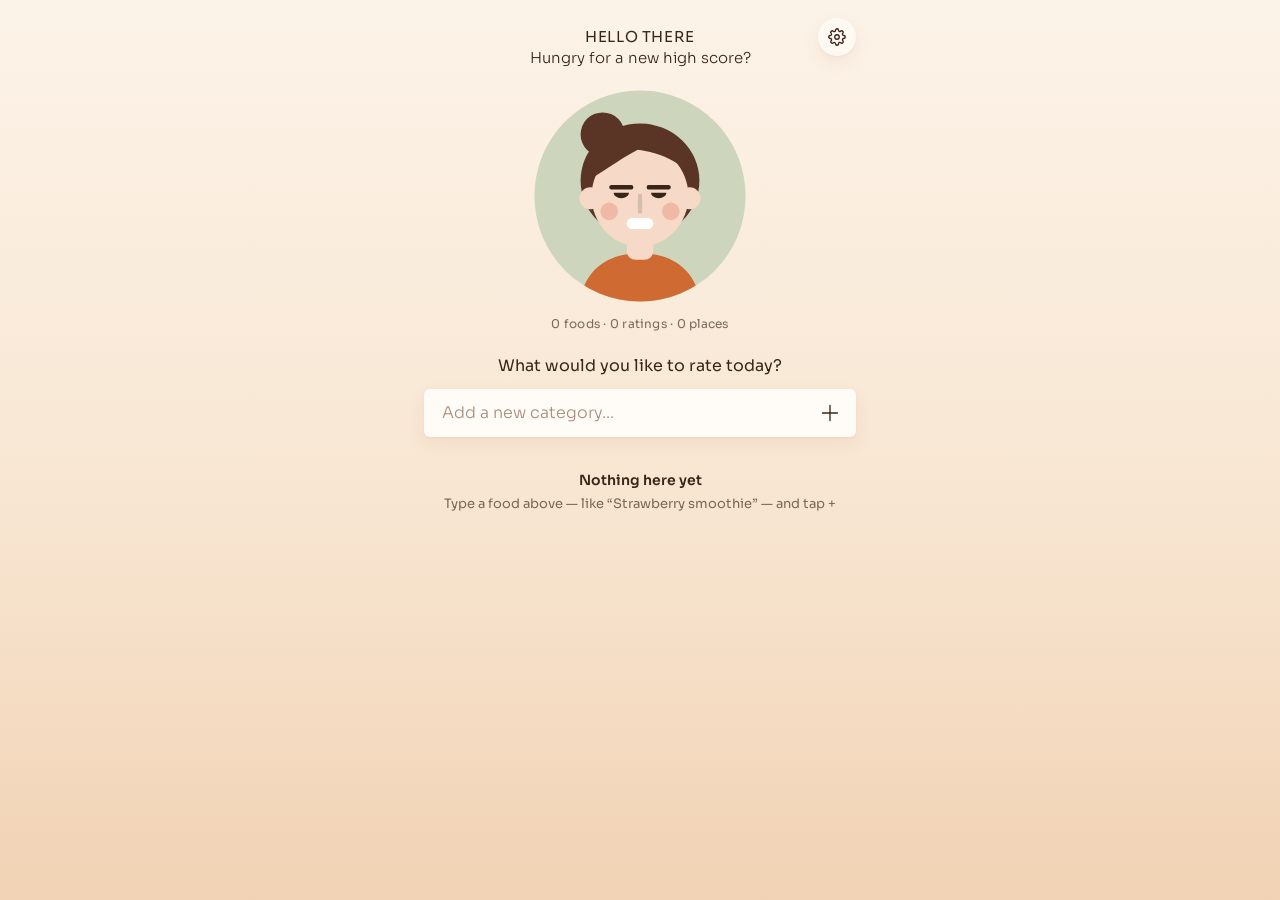
<file: index.html>
<!doctype html>
<html lang="en">
<head>
  <meta charset="utf-8">
  <meta name="viewport" content="width=device-width, initial-scale=1, viewport-fit=cover">
  <meta name="theme-color" content="#FCF3E8">
  <meta name="apple-mobile-web-app-capable" content="yes">
  <meta name="mobile-web-app-capable" content="yes">
  <meta name="apple-mobile-web-app-status-bar-style" content="default">
  <meta name="apple-mobile-web-app-title" content="Yom">
  <meta name="format-detection" content="telephone=no">
  <link rel="apple-touch-icon" href="icons/apple-touch-icon.png">
  <link rel="icon" type="image/png" href="icons/icon-192.png">
  <link rel="manifest" href="manifest.webmanifest">
  <link rel="preconnect" href="https://fonts.googleapis.com">
  <link rel="preconnect" href="https://fonts.gstatic.com" crossorigin>
  <link href="https://fonts.googleapis.com/css2?family=Sora:wght@300;400;500;600;700&display=swap" rel="stylesheet">
  <link rel="stylesheet" href="style.css?v=9">
  <script>try{document.documentElement.dataset.theme=localStorage.getItem('tb2-theme')||'cinnamon'}catch(e){document.documentElement.dataset.theme='cinnamon'}</script>
  <title>Yom</title>
</head>
<body>
  <div class="bg" aria-hidden="true"></div>
  <main id="app" aria-live="polite"></main>
  <div id="toast" role="status"></div>
  <script src="icons.js?v=9"></script>
  <script src="avatar.js?v=9"></script>
  <script src="app.js?v=9"></script>
</body>
</html>
</file>
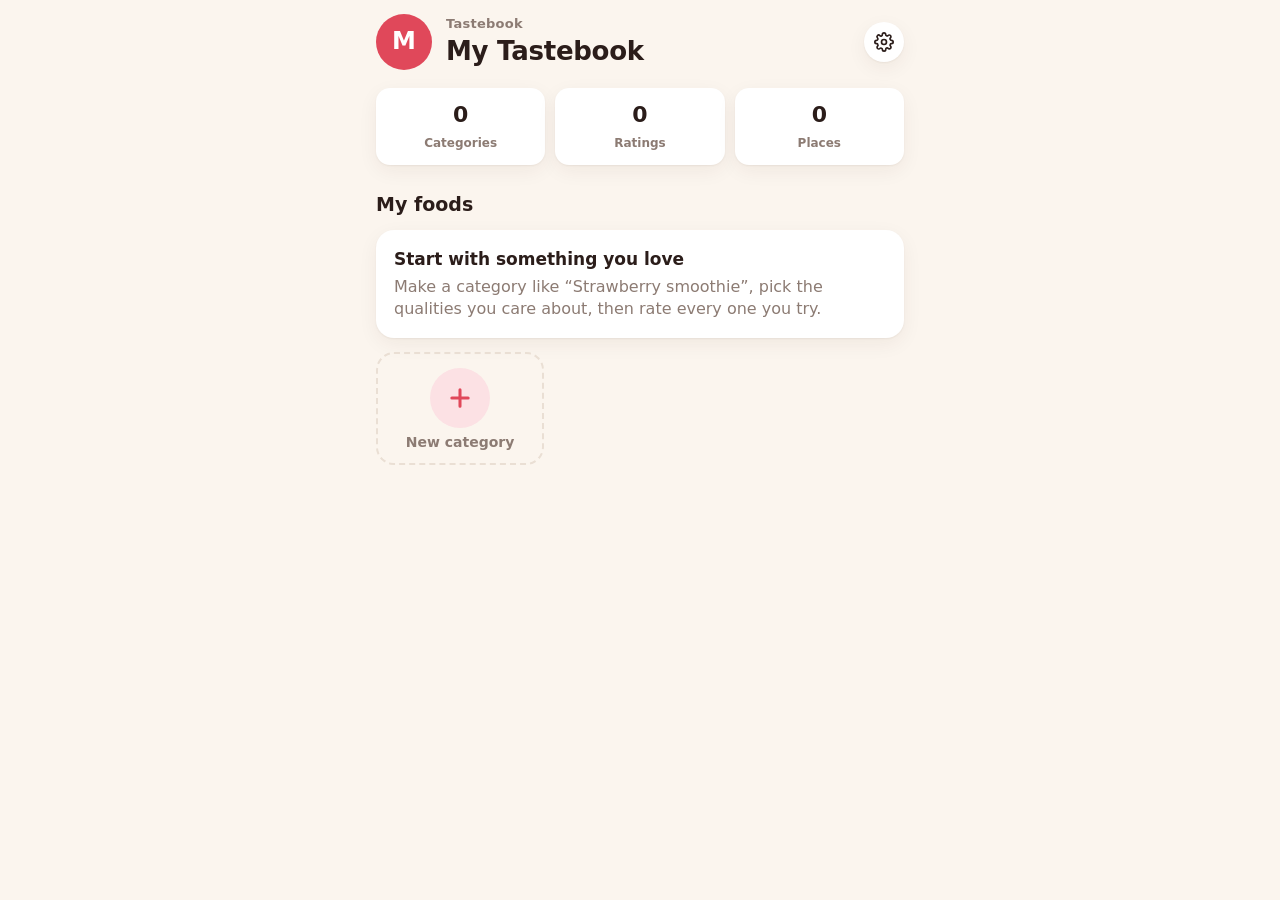
<file: original/index.html>
<!doctype html>
<html lang="en">
<head>
  <meta charset="utf-8">
  <meta name="viewport" content="width=device-width, initial-scale=1, viewport-fit=cover">
  <meta name="theme-color" content="#FBF5EE" media="(prefers-color-scheme: light)">
  <meta name="theme-color" content="#17110F" media="(prefers-color-scheme: dark)">
  <meta name="apple-mobile-web-app-capable" content="yes">
  <meta name="mobile-web-app-capable" content="yes">
  <meta name="apple-mobile-web-app-status-bar-style" content="default">
  <meta name="apple-mobile-web-app-title" content="Yom classic">
  <meta name="format-detection" content="telephone=no">
  <link rel="apple-touch-icon" href="icons/apple-touch-icon.png">
  <link rel="icon" type="image/png" href="icons/icon-192.png">
  <link rel="manifest" href="manifest.webmanifest">
  <link rel="stylesheet" href="style.css">
  <title>Yom (original)</title>
</head>
<body>
  <main id="app" aria-live="polite"></main>
  <div id="toast" role="status"></div>
  <script src="app.js"></script>
</body>
</html>
</file>
<file: style.css>
:root {
  --bg-top: #6E8E8A;
  --bg-mid: #6A6780;
  --bg-bot: #3D3850;
  --panel: rgba(255, 255, 255, .14);
  --panel-strong: rgba(255, 255, 255, .22);
  --panel-solid: #5F5C74;
  --field: #F8F4EF;
  --accent: #E9A68C;
  --accent-deep: #C97F66;
  --gold: #E8C27D;
  --ink: #FFFFFF;
  --ink-soft: rgba(255, 255, 255, .78);
  --ink-faint: rgba(255, 255, 255, .5);
  --dark: #2E2939;
  --dark-soft: #6E6878;
  --shape: #EDE6DE;
  --thumb: #C97F66;
  --radius: 10px;
  --font: 'Sora', 'Inter', ui-rounded, -apple-system, BlinkMacSystemFont, system-ui, sans-serif;
  --safe-t: env(safe-area-inset-top, 0px);
  --safe-b: env(safe-area-inset-bottom, 0px);
  color-scheme: light;
}

* { box-sizing: border-box; -webkit-tap-highlight-color: transparent; }
html, body { margin: 0; color: var(--ink); background: var(--bg-mid); }
body {
  font-family: var(--font); font-size: 15px; line-height: 1.4; font-weight: 400;
  -webkit-font-smoothing: antialiased; min-height: 100vh; overscroll-behavior-y: none;
}
.bg { position: fixed; inset: 0; z-index: 0; pointer-events: none; background: linear-gradient(180deg, var(--bg-top) 0%, var(--bg-mid) 55%, var(--bg-bot) 100%); }
body.locked { overflow: hidden; }
button, input, textarea { font: inherit; color: inherit; }
button { cursor: pointer; background: none; border: 0; padding: 0; }
a { color: inherit; text-decoration: none; }
h1, h2, h3, p { margin: 0; }
svg { display: block; }

#app { position: relative; z-index: 1; max-width: 480px; margin: 0 auto; padding: calc(var(--safe-t) + 18px) max(24px, env(safe-area-inset-right, 0px)) calc(var(--safe-b) + 48px) max(24px, env(safe-area-inset-left, 0px)); }

.caps { text-transform: uppercase; letter-spacing: .06em; font-weight: 600; }
.tiny { font-size: 11px; }

/* ---------- Home ---------- */
.top-tools { display: flex; justify-content: flex-end; height: 0; position: relative; z-index: 2; }
.round-btn {
  width: 38px; height: 38px; border-radius: 50%; background: var(--panel); display: grid; place-items: center;
  color: var(--ink);
}
.round-btn svg { width: 18px; height: 18px; }
.greet { text-align: center; padding: 8px 48px 0; }
.greet .sub { text-wrap: balance; }
.greet .hello { font-size: 15px; letter-spacing: .04em; text-transform: uppercase; font-weight: 400; }
.greet .sub { font-size: 15px; font-weight: 300; }
.avatar-big { display: block; width: 220px; height: 220px; margin: 18px auto 0; }
.avatar-big svg { width: 100%; height: 100%; }
.stat-line { text-align: center; font-size: 12px; color: var(--ink-soft); margin-top: 10px; letter-spacing: .02em; }
.prompt { text-align: center; font-size: 16px; font-weight: 400; margin: 22px 0 12px; }

.add-bar {
  display: flex; align-items: center; background: var(--field); border-radius: 6px; padding: 0 6px 0 16px; height: 48px;
}
.add-bar input { flex: 1; min-width: 0; border: 0; outline: none; background: transparent; color: var(--dark); font-size: 16px; font-weight: 300; }
.add-bar input::placeholder { color: #444; }
.add-bar button { width: 40px; height: 40px; display: grid; place-items: center; color: var(--dark); }
.add-bar button svg { width: 20px; height: 20px; }

.grid2 { display: grid; grid-template-columns: 1fr 1fr; gap: 26px 28px; margin-top: 16px; }
.tile {
  aspect-ratio: 1; background: var(--panel); border-radius: 8px; position: relative;
  display: flex; flex-direction: column; align-items: center; justify-content: center; gap: 2px;
  color: var(--shape); transition: transform .12s ease;
}
.tile:active { transform: scale(.96); }
.tile .icon { width: 56%; height: 56%; }
.tile-label { position: absolute; left: 0; right: 0; bottom: 8px; text-align: center; font-size: 10px; color: var(--ink); padding: 0 6px; white-space: nowrap; overflow: hidden; text-overflow: ellipsis; }
.tile-score { position: absolute; top: 8px; right: 9px; font-size: 11px; font-weight: 600; color: var(--ink); }

.icon { display: grid; place-items: center; }
.icon > svg { width: 100%; height: 100%; fill: currentColor; }
svg.icon { fill: currentColor; }
.icon.emoji { display: grid; place-items: center; font-size: 46px; filter: grayscale(1) brightness(1.35) contrast(.75); }
.big-circle .icon.emoji { font-size: 92px; }

.section-cap { font-size: 12px; text-transform: uppercase; letter-spacing: .08em; font-weight: 600; margin: 36px 0 10px; color: var(--ink); }

/* ---------- Category page ---------- */
.nav { display: flex; justify-content: space-between; align-items: center; }
.big-circle {
  width: 230px; height: 230px; border-radius: 50%; background: var(--panel); margin: 8px auto 0;
  display: grid; place-items: center; color: var(--shape);
}
.big-circle .icon { width: 50%; height: 50%; }
.cat-title { text-align: center; margin-top: 18px; font-size: 15px; font-weight: 600; text-transform: uppercase; letter-spacing: .05em; }
.avg-line { text-align: center; font-size: 15px; font-weight: 300; margin-top: 4px; }
.avg-line b { font-weight: 600; }
.stars { position: relative; width: max-content; margin: 8px auto 0; }
.stars .row { display: flex; gap: 6px; }
.stars svg { width: 28px; height: 28px; fill: currentColor; flex: none; }
.stars .fill .row { width: max-content; }
.stars .base { color: rgba(255, 255, 255, .35); }
.stars .fill { position: absolute; inset: 0 auto 0 0; overflow: hidden; color: var(--shape); }
.meta-line { text-align: center; font-size: 12px; color: var(--ink-soft); margin-top: 10px; }

.new-card {
  display: flex; flex-direction: column; align-items: center; gap: 10px; width: 100%;
  background: var(--panel); border-radius: var(--radius); padding: 12px 0 16px; margin-top: 20px;
  transition: transform .12s ease;
}
.new-card:active { transform: scale(.98); }
.new-card .caps { font-size: 11px; }
.plus-circle { width: 68px; height: 68px; border-radius: 50%; background: rgba(255, 255, 255, .4); display: grid; place-items: center; color: #fff; }
.plus-circle svg { width: 36px; height: 36px; }

.panel { background: var(--panel); border-radius: var(--radius); padding: 14px 16px; }
.panel + .panel { margin-top: 12px; }
.panel-cap { font-size: 11px; text-transform: uppercase; letter-spacing: .08em; font-weight: 600; text-align: center; margin-bottom: 12px; }

.bar-row { display: grid; grid-template-columns: 1.3fr 1.5fr 34px; align-items: center; gap: 10px; font-size: 13px; }
.bar-row + .bar-row { margin-top: 10px; }
.bar-row .label { text-transform: uppercase; letter-spacing: .04em; font-weight: 600; font-size: 11px; white-space: nowrap; overflow: hidden; text-overflow: ellipsis; }
.bar-row .label small { display: block; font-weight: 400; text-transform: none; letter-spacing: 0; color: var(--ink-faint); font-size: 10px; }
.bar { height: 4px; border-radius: 99px; background: rgba(255, 255, 255, .35); overflow: hidden; }
.bar i { display: block; height: 100%; background: #fff; border-radius: 99px; }
.bar-row.off .bar i { background: rgba(255, 255, 255, .55); }
.bar-row.off .label { color: var(--ink-soft); }
.bar-row .num { text-align: right; font-weight: 600; font-variant-numeric: tabular-nums; }

.sort { display: flex; gap: 6px; margin: 22px 0 12px; overflow-x: auto; scrollbar-width: none; }
.sort::-webkit-scrollbar { display: none; }
.pill { flex: none; font-size: 11px; padding: 5px 11px; border-radius: 99px; background: var(--panel); color: var(--ink); }
.pill.label { background: rgba(255, 255, 255, .5); font-weight: 600; }
.pill.on { background: #fff; color: var(--dark); font-weight: 600; }

.list { display: flex; flex-direction: column; gap: 14px; }
.rcard {
  width: 100%; text-align: left; display: flex; align-items: center; gap: 14px;
  background: var(--panel); border-radius: var(--radius); padding: 16px 18px; transition: transform .12s ease;
}
.rcard:active { transform: scale(.98); }
.rcard .thumb { width: 52px; height: 52px; border-radius: 8px; object-fit: cover; flex: none; background: rgba(255,255,255,.3); }
.rc-main { flex: 1; min-width: 0; }
.rc-title { font-weight: 600; font-size: 15px; white-space: nowrap; overflow: hidden; text-overflow: ellipsis; }
.rc-sub { font-size: 11px; color: var(--ink-soft); white-space: nowrap; overflow: hidden; text-overflow: ellipsis; margin-top: 1px; }
.dots { display: flex; gap: 6px; margin-top: 12px; }
.dots i { width: 7px; height: 7px; border-radius: 50%; background: rgba(255, 255, 255, .45); }
.dots i.on { background: #6D6D6D; }
.dots i.half { background: linear-gradient(90deg, #6D6D6D 50%, rgba(255, 255, 255, .45) 50%); }
.rc-score { font-size: 34px; font-weight: 700; letter-spacing: .01em; flex: none; font-variant-numeric: tabular-nums; }
.rc-score.none { font-size: 22px; color: var(--ink-faint); }

.group-head { display: flex; justify-content: space-between; align-items: baseline; margin: 20px 2px 10px; font-size: 12px; text-transform: uppercase; letter-spacing: .06em; font-weight: 600; }
.group-head:first-child { margin-top: 0; }
.group-head span { font-weight: 400; text-transform: none; letter-spacing: 0; color: var(--ink-soft); }

.empty { text-align: center; color: var(--ink-soft); font-size: 13px; padding: 18px 10px; }
.empty b { display: block; color: var(--ink); font-weight: 600; margin-bottom: 4px; font-size: 14px; }

/* ---------- Sheets ---------- */
.sheet-wrap { position: fixed; inset: 0; z-index: 20; }
.backdrop { position: absolute; inset: 0; background: rgba(40, 40, 40, .35); opacity: 0; transition: opacity .25s ease; }
.sheet {
  position: absolute; inset: 0; display: flex; flex-direction: column;
  background: linear-gradient(180deg, var(--bg-top) 0%, var(--bg-mid) 55%, var(--bg-bot) 100%);
  transform: translateY(100%); transition: transform .32s cubic-bezier(.2, .8, .2, 1);
}
.sheet-wrap.open .backdrop { opacity: 1; }
.sheet-wrap.open .sheet { transform: none; }
.sheet-head {
  display: grid; grid-template-columns: 1fr auto 1fr; align-items: center; gap: 8px;
  padding: calc(var(--safe-t) + 12px) 20px 10px; max-width: 480px; width: 100%; margin: 0 auto;
}
.sheet-head .link { justify-self: start; font-size: 14px; color: var(--ink); padding: 8px 2px; }
.sheet-head .link.strong { justify-self: end; font-weight: 600; background: #fff; color: var(--dark); padding: 8px 16px; border-radius: 99px; }
.sheet-head .mid { text-align: center; font-size: 12px; }
.sheet-head .live { display: flex; flex-direction: column; align-items: center; line-height: 1.1; }
.sheet-head .live strong { font-size: 26px; font-weight: 700; }
.sheet-head .live span { font-size: 10px; color: var(--ink-soft); text-transform: uppercase; letter-spacing: .06em; }
.sheet-body { flex: 1; overflow-y: auto; -webkit-overflow-scrolling: touch; padding: 6px 20px calc(var(--safe-b) + 40px); }
.sheet-panel { max-width: 440px; margin: 0 auto; background: var(--panel); border-radius: 12px; padding: 18px 14px 20px; }
.sheet-title { text-align: center; font-size: 11px; text-transform: uppercase; letter-spacing: .08em; font-weight: 600; margin-bottom: 14px; }

/* ---------- Forms ---------- */
.inp, .sheet-panel input[type=text], .sheet-panel input[type=date], .sheet-panel textarea {
  display: block; width: 100%; background: var(--field); color: var(--dark); border: 0; border-radius: 6px;
  padding: 0 14px; height: 46px; font-size: 16px; font-weight: 300; outline: none; -webkit-appearance: none; appearance: none;
}
.sheet-panel textarea { height: auto; min-height: 84px; padding: 12px 14px; resize: vertical; }
.sheet-panel input::placeholder, .sheet-panel textarea::placeholder { color: #3E3E3E; }
.stack { display: flex; flex-direction: column; gap: 8px; }
.date-row { display: flex; align-items: center; gap: 10px; background: var(--field); border-radius: 6px; padding-left: 14px; color: #3E3E3E; font-weight: 300; font-size: 15px; }
.date-row input[type=date] { flex: 1; height: 46px; background: transparent; padding: 0 14px 0 0; text-align: right; }
.field-cap { font-size: 11px; text-transform: uppercase; letter-spacing: .08em; font-weight: 600; margin: 20px 2px 8px; display: flex; justify-content: space-between; align-items: baseline; }
.field-cap small { text-transform: none; letter-spacing: 0; font-weight: 300; color: var(--ink-soft); font-size: 11px; }
.hint { font-size: 12px; color: var(--ink-soft); text-align: center; margin: -2px 0 12px; font-weight: 300; }

.photo-pick {
  display: block; position: relative; margin-top: 22px; aspect-ratio: 1.42; border-radius: 6px; overflow: hidden;
  background: rgba(255, 255, 255, .45);
}
.photo-pick img { width: 100%; height: 100%; object-fit: cover; display: none; }
.photo-pick.has img { display: block; }
.photo-empty { position: absolute; inset: 0; display: flex; flex-direction: column; align-items: center; justify-content: center; gap: 16px; }
.photo-empty .caps { font-size: 11px; }
.photo-pick.has .photo-empty { display: none; }
.photo-remove { position: absolute; top: 10px; right: 10px; display: none; background: rgba(40,40,40,.6); color: #fff; border-radius: 99px; padding: 6px 12px; font-size: 12px; }
.photo-pick.has .photo-remove { display: block; }
.visually-hidden { position: absolute; width: 1px; height: 1px; opacity: 0; overflow: hidden; }

.how { text-align: center; font-size: 15px; font-weight: 300; margin: 26px 0 4px; }

.rate { margin-top: 18px; }
.rate-top { display: flex; align-items: center; justify-content: space-between; margin: 0 2px 6px; }
.rate-name { font-size: 13px; text-transform: uppercase; letter-spacing: .04em; font-weight: 600; }
.rate-name .val { font-weight: 300; color: var(--ink-soft); letter-spacing: 0; margin-left: 4px; }
.rate.off .rate-name { color: var(--ink-soft); }
.rate-box { background: rgba(255, 255, 255, .45); border-radius: 6px; padding: 8px 10px; }

/* square tick (counts toward overall) */
.sq { position: relative; display: inline-flex; align-items: center; gap: 6px; padding: 6px 0 6px 10px; font-size: 10px; color: var(--ink-soft); text-transform: uppercase; letter-spacing: .06em; }
.sq input { position: absolute; opacity: 0; pointer-events: none; }
.sq .box { width: 14px; height: 14px; border: 2px solid #fff; background: transparent; transition: background .12s; }
.sq input:checked ~ .box { background: #fff; }
.sq input:focus-visible ~ .box { outline: 2px solid var(--dark); outline-offset: 2px; }

.slider { -webkit-appearance: none; appearance: none; width: 100%; height: 32px; background: transparent; margin: 0; touch-action: pan-y; }
.slider:focus { outline: none; }
.slider::-webkit-slider-runnable-track { height: 4px; border-radius: 99px; background: linear-gradient(to right, #A3A3A3 var(--p), #F4F4F4 var(--p)); }
.slider::-moz-range-track { height: 4px; border-radius: 99px; background: #F4F4F4; }
.slider::-moz-range-progress { height: 4px; border-radius: 99px; background: #A3A3A3; }
.slider::-webkit-slider-thumb { -webkit-appearance: none; width: 11px; height: 28px; margin-top: -12px; border-radius: 4px; background: var(--thumb); border: 0; }
.slider::-moz-range-thumb { width: 11px; height: 28px; border-radius: 4px; background: var(--thumb); border: 0; }

/* category editor */
.icon-grid { display: grid; grid-template-columns: repeat(5, minmax(0, 1fr)); gap: 8px; padding: 2px; }
.icon-opt { height: 56px; min-width: 0; background: rgba(255, 255, 255, .3); border-radius: 6px; color: var(--shape); display: flex; align-items: center; justify-content: center; }
.icon-opt svg { display: block; width: 34px; height: 34px; flex: none; fill: currentColor; }
.icon-opt.on { background: rgba(255, 255, 255, .7); color: #8A8A8A; }
.emoji-row { display: flex; align-items: center; justify-content: space-between; gap: 10px; margin-top: 10px; font-size: 12px; color: var(--ink-soft); }
.emoji-row input[type=text] { width: 76px; text-align: center; font-size: 22px; padding: 0; }
.preview { width: 120px; height: 120px; border-radius: 50%; background: rgba(255,255,255,.3); margin: 4px auto 16px; display: grid; place-items: center; color: var(--shape); }
.preview .icon { width: 54%; height: 54%; }
.preview .icon.emoji { font-size: 52px; }
.swatches { display: flex; gap: 10px; flex-wrap: wrap; justify-content: center; }
.swatch { width: 28px; height: 28px; border-radius: 6px; background: var(--c); }
.swatch.on { box-shadow: 0 0 0 2px var(--bg-mid), 0 0 0 4px #fff; }
.q-list { list-style: none; margin: 0 0 8px; padding: 0; display: flex; flex-direction: column; gap: 8px; }
.q-row { display: flex; align-items: center; gap: 4px; background: rgba(255, 255, 255, .45); border-radius: 6px; padding: 0 4px 0 12px; }
.q-row input[type=text] { flex: 1; min-width: 0; background: transparent; height: 44px; padding: 0; color: var(--dark); font-weight: 600; text-transform: uppercase; letter-spacing: .04em; font-size: 13px; }
.q-row .sq { color: var(--dark-soft); }
.q-row .sq .box { border-color: #6A6A6A; }
.q-row .sq input:checked ~ .box { background: #6A6A6A; }
.q-del { width: 34px; height: 34px; display: grid; place-items: center; color: #6A6A6A; flex: none; }
.q-del svg { width: 16px; height: 16px; }
.q-add { display: flex; gap: 8px; }
.q-add .inp { flex: 1; }
.btn {
  display: inline-flex; align-items: center; justify-content: center; gap: 8px;
  background: #fff; color: var(--dark); font-weight: 600; border-radius: 6px; padding: 0 18px; height: 46px; font-size: 14px;
}
.btn.ghost { background: var(--panel-strong); color: #fff; }
.btn.danger { background: transparent; color: #fff; border: 1.5px solid rgba(255, 255, 255, .6); width: 100%; margin-top: 18px; }
.btn svg { width: 16px; height: 16px; }
.chips { display: flex; flex-wrap: wrap; gap: 6px; margin-top: 10px; }

/* detail */
.detail-photo { width: 100%; aspect-ratio: 1.42; object-fit: cover; border-radius: 6px; display: block; margin-bottom: 16px; }
.detail-top { display: flex; justify-content: space-between; align-items: flex-start; gap: 12px; }
.detail-top h2 { font-size: 20px; font-weight: 600; line-height: 1.2; }
.detail-top p { font-size: 12px; color: var(--ink-soft); margin-top: 3px; }
.detail-top .rc-score { font-size: 44px; line-height: 1; }
.detail-panel .dots { margin: 14px 0 18px; }
.notes { margin-top: 14px; background: rgba(255,255,255,.45); color: var(--dark); border-radius: 6px; padding: 12px 14px; font-size: 14px; font-weight: 300; white-space: pre-wrap; }
.actions { display: grid; grid-template-columns: 1fr 1fr; gap: 10px; margin-top: 18px; }

.settings p { font-size: 12px; color: var(--ink-soft); font-weight: 300; margin: 0 0 12px; text-align: center; }
.settings .actions { margin-top: 0; }

#toast {
  position: fixed; left: 50%; bottom: calc(var(--safe-b) + 30px); transform: translate(-50%, 20px);
  background: #fff; color: var(--dark); padding: 10px 18px; border-radius: 99px; font-weight: 600; font-size: 13px;
  opacity: 0; pointer-events: none; transition: opacity .2s, transform .2s; z-index: 50; white-space: nowrap;
  box-shadow: 0 6px 20px rgba(0,0,0,.18);
}
#toast.show { opacity: 1; transform: translate(-50%, 0); }

@media (prefers-reduced-motion: reduce) { * { transition: none !important; } }

/* ================= themes ================= */
html[data-theme="warm-dark"] {
  --bg-top: #5B3B2B; --bg-mid: #3E2A20; --bg-bot: #231610;
  --ink: #F8EBDD; --ink-soft: rgba(248,235,221,.7); --ink-faint: rgba(248,235,221,.42);
  --surface: rgba(255,236,218,.075); --surface-2: rgba(255,236,218,.08); --line: rgba(255,236,218,.17);
  --field: #FBF1E5; --field-ink: #3A2519; --placeholder: #9E8471;
  --accent: #E2804A; --accent-ink: #26170F; --gold: #EBB25A;
  --tile-base: rgba(255,236,218,.06); --tile-mix: 10%; --shadow: none;
  --avatar-bg: rgba(255,236,218,.1); --avatar-hair: #2C1A12; --avatar-shirt: #E2804A;
  --t0: #E58A4E; --t1: #D9765F; --t2: #ECAA6A; --t3: #C9935F; --t4: #E7A086; --t5: #BF7B60; --t6: #EEBC76; --t7: #B08B72; --t8: #E1A2A2; --t9: #ABBB8C; --t10: #BC92A6;
  --theme-color: #5B3B2B; color-scheme: dark;
}
html[data-theme="cinnamon"] {
  --bg-top: #FCF3E8; --bg-mid: #F8E6D2; --bg-bot: #F1D2B4;
  --ink: #3A2519; --ink-soft: rgba(58,37,25,.66); --ink-faint: rgba(58,37,25,.4);
  --surface: rgba(255,251,245,.86); --surface-2: #FBEFE2; --line: #EED8C2;
  --field: #FFFBF6; --field-ink: #3A2519; --placeholder: #A88D7B;
  --accent: #CF6A33; --accent-ink: #FFF8F0; --gold: #DE9A3E;
  --tile-base: #FFF9F2; --tile-mix: 9%; --shadow: 0 1px 2px rgba(120,60,20,.06), 0 6px 18px rgba(150,80,30,.08);
  --avatar-bg: #F6DCC2; --avatar-hair: #5A3424; --avatar-shirt: #CF6A33;
  --t0: #CF6A33; --t1: #B9543F; --t2: #E0954E; --t3: #A9703F; --t4: #D98466; --t5: #8C4B36; --t6: #E2A65C; --t7: #6E4532; --t8: #CF8A82; --t9: #8F9C66; --t10: #9C6A7C;
  --theme-color: #FCF3E8; color-scheme: light;
}
html[data-theme="sorbet"] {
  --bg-top: #FFF3E6; --bg-mid: #FFE8EA; --bg-bot: #FFD7E3;
  --ink: #3B2232; --ink-soft: rgba(59,34,50,.68); --ink-faint: rgba(59,34,50,.42);
  --surface: rgba(255,255,255,.78); --surface-2: #FFF1F4; --line: #F3D3DD;
  --field: #FFFFFF; --field-ink: #3B2232; --placeholder: #A5899A;
  --accent: #E2457A; --accent-ink: #FFFFFF; --gold: #F5A623;
  --tile-base: #FFFFFF; --tile-mix: 20%; --shadow: 0 2px 10px rgba(226,69,122,.10);
  --avatar-bg: #FFE1E8; --avatar-hair: #6B3A4E; --avatar-shirt: #7CCB4E;
  --t0: #FF5D73; --t1: #F5A623; --t2: #6DBE45; --t3: #36AEE0; --t4: #9474E6; --t5: #EE62AE; --t6: #23B99B; --t7: #A9755A; --t8: #F0899E; --t9: #7FC28E; --t10: #A784D9;
  --theme-color: #FFF3E6; color-scheme: light;
}
html[data-theme="fresh"] {
  --bg-top: #FFFFFF; --bg-mid: #FAFBF9; --bg-bot: #F1F4EF;
  --ink: #1F2622; --ink-soft: rgba(31,38,34,.62); --ink-faint: rgba(31,38,34,.38);
  --surface: #FFFFFF; --surface-2: #F3F6F2; --line: #E1E7DF;
  --field: #F3F6F2; --field-ink: #1F2622; --placeholder: #8C968F;
  --accent: #2F9967; --accent-ink: #FFFFFF; --gold: #EDAE35;
  --tile-base: #F5F7F4; --tile-mix: 14%; --shadow: 0 1px 2px rgba(20,40,30,.06), 0 4px 14px rgba(20,40,30,.05);
  --avatar-bg: #EAF2E7; --avatar-hair: #4B3A33; --avatar-shirt: #5DB27A;
  --t0: #E06666; --t1: #E5A93A; --t2: #55AC72; --t3: #4A9BCF; --t4: #8A78C2; --t5: #DC7AAA; --t6: #3EAE9F; --t7: #A8845F; --t8: #DA8C9A; --t9: #7FA86A; --t10: #8F6FA8;
  --theme-color: #FFFFFF; color-scheme: light;
}
html[data-theme="matcha"] {
  --bg-top: #46634F; --bg-mid: #324A3B; --bg-bot: #1F3027;
  --ink: #F5F1E6; --ink-soft: rgba(245,241,230,.72); --ink-faint: rgba(245,241,230,.45);
  --surface: rgba(255,255,255,.08); --surface-2: rgba(255,255,255,.08); --line: rgba(255,255,255,.18);
  --field: #F5F1E6; --field-ink: #23332A; --placeholder: #7F8A80;
  --accent: #BCDB9C; --accent-ink: #1F3027; --gold: #F1CB70;
  --tile-base: rgba(255,255,255,.06); --tile-mix: 14%; --shadow: none;
  --avatar-bg: rgba(255,255,255,.1); --avatar-hair: #3B2E2A; --avatar-shirt: #BCDB9C;
  --t0: #BCDB9C; --t1: #F1CB70; --t2: #F2A9B6; --t3: #9ECBE2; --t4: #C8B4E8; --t5: #E9DCC3; --t6: #8ED3C2; --t7: #D9B48B; --t8: #E9B3BE; --t9: #A8C98A; --t10: #C3A3C9;
  --theme-color: #46634F; color-scheme: dark;
}
html[data-theme="blueberry"] {
  --bg-top: #454A8A; --bg-mid: #30346A; --bg-bot: #1D2046;
  --ink: #F6F3FB; --ink-soft: rgba(246,243,251,.72); --ink-faint: rgba(246,243,251,.45);
  --surface: rgba(255,255,255,.08); --surface-2: rgba(255,255,255,.08); --line: rgba(255,255,255,.18);
  --field: #F6F3FB; --field-ink: #262A55; --placeholder: #8A8AA6;
  --accent: #F592B5; --accent-ink: #1D2046; --gold: #F8D37C;
  --tile-base: rgba(255,255,255,.06); --tile-mix: 14%; --shadow: none;
  --avatar-bg: rgba(255,255,255,.1); --avatar-hair: #2F2440; --avatar-shirt: #9FD9A9;
  --t0: #F592B5; --t1: #F8D37C; --t2: #9FD9A9; --t3: #8DC7F3; --t4: #C4ABF6; --t5: #F7B9CB; --t6: #86DFD0; --t7: #E8D6BD; --t8: #F2A9BE; --t9: #A9D7A0; --t10: #B7A0E6;
  --theme-color: #454A8A; color-scheme: dark;
}

/* ================= colour layer (uses theme variables) ================= */
html, body { background: var(--bg-mid); color: var(--ink); }
.round-btn { background: var(--surface); color: var(--ink); box-shadow: var(--shadow); }
.avatar-big svg .av-bg { fill: var(--avatar-bg); }
.avatar-big svg .av-hair { fill: var(--avatar-hair); }
.avatar-big svg .av-shirt { fill: var(--avatar-shirt); }

.add-bar { background: var(--field); box-shadow: var(--shadow); }
.add-bar input, .add-bar button { color: var(--field-ink); }
.add-bar input::placeholder { color: var(--placeholder); }

.tile, .big-circle, .preview { background: color-mix(in srgb, var(--tint, var(--t0)) var(--tile-mix), var(--tile-base)); color: var(--tint, var(--t0)); box-shadow: var(--shadow); }
.tile-label, .tile-score { color: var(--ink); }
.tile-score { background: var(--surface); padding: 2px 7px; border-radius: 99px; top: 7px; right: 7px; }
.icon.emoji { filter: none; }

.stars .base { color: var(--line); }
.stars .fill { color: var(--gold); }
.avg-line b { color: var(--ink); }

.new-card, .panel, .rcard, .sheet-panel { background: var(--surface); box-shadow: var(--shadow); }
.sheet-panel { box-shadow: none; }
.plus-circle { background: var(--accent); color: var(--accent-ink); }

.bar { background: var(--line); }
.bar i { background: var(--accent); }
.bar-row.off .bar i { background: var(--ink-faint); }

.pill { background: var(--surface); color: var(--ink); box-shadow: var(--shadow); }
.pill.label { background: transparent; box-shadow: none; padding-left: 2px; color: var(--ink-soft); }
.pill.on { background: var(--accent); color: var(--accent-ink); }

.dots i { background: var(--line); }
.dots i.on { background: var(--accent); }
.dots i.half { background: linear-gradient(90deg, var(--accent) 50%, var(--line) 50%); }
.rcard .thumb { background: var(--surface-2); }

.backdrop { background: rgba(20,20,30,.3); }
.sheet-head .link { color: var(--ink); }
.sheet-head .link.strong { background: var(--accent); color: var(--accent-ink); }
.sheet-head .live strong { color: var(--ink); }
.inp, .sheet-panel input[type=text], .sheet-panel input[type=date], .sheet-panel textarea { background: var(--field); color: var(--field-ink); }
html[data-theme="fresh"] .sheet-panel input[type=text], html[data-theme="fresh"] .sheet-panel textarea,
html[data-theme="fresh"] .date-row, html[data-theme="fresh"] .inp { background: var(--surface-2); }
.sheet-panel input::placeholder, .sheet-panel textarea::placeholder { color: var(--placeholder); }
.date-row { background: var(--field); color: var(--placeholder); }

.photo-pick { background: var(--surface-2); border: 1.5px dashed var(--line); }
.photo-pick.has { border: 0; }
.rate-box, .q-row, .icon-opt, .notes { background: var(--surface-2); }
.rate-name .val { color: var(--accent); font-weight: 400; }
.rate.off .rate-name .val { color: var(--ink-faint); }
.slider::-webkit-slider-runnable-track { background: linear-gradient(to right, var(--accent) var(--p), var(--line) var(--p)); }
.slider::-moz-range-track { background: var(--line); }
.slider::-moz-range-progress { background: var(--accent); }
.slider::-webkit-slider-thumb { background: #fff; box-shadow: 0 1px 4px rgba(0,0,0,.28); }
.slider::-moz-range-thumb { background: #fff; box-shadow: 0 1px 4px rgba(0,0,0,.28); }
.rate.off .slider::-webkit-slider-runnable-track { background: linear-gradient(to right, var(--ink-faint) var(--p), var(--line) var(--p)); }
.rate.off .slider::-moz-range-progress { background: var(--ink-faint); }

.sq, .q-row .sq { color: var(--ink-soft); }
.sq .box, .q-row .sq .box { border-color: var(--accent); border-radius: 3px; }
.sq input:checked ~ .box, .q-row .sq input:checked ~ .box { background: var(--accent); }
.q-row input[type=text] { color: var(--ink); background: transparent !important; }
.q-del { color: var(--ink-soft); }

.icon-opt { color: var(--tint, var(--t0)); }
.icon-opt.on { color: var(--tint, var(--t0)); box-shadow: inset 0 0 0 2px var(--accent); background: color-mix(in srgb, var(--tint, var(--t0)) 18%, var(--tile-base)); }
.swatch.on { box-shadow: 0 0 0 2px var(--bg-mid), 0 0 0 4px var(--ink); }

.btn { background: var(--accent); color: var(--accent-ink); }
.btn.ghost { background: var(--surface-2); color: var(--ink); }
.btn.danger { background: transparent; color: var(--accent); border: 1.5px solid var(--accent); }
.notes { color: var(--ink); }
#toast { background: var(--ink); color: var(--bg-top); }

.theme-grid { display: grid; grid-template-columns: 1fr 1fr; gap: 10px; }
.theme-opt { border-radius: 10px; padding: 10px; text-align: left; border: 2px solid transparent; background: var(--surface-2); color: var(--ink); }
.theme-opt.on { border-color: var(--accent); }
.theme-opt .sw { display: flex; height: 28px; border-radius: 6px; overflow: hidden; margin-bottom: 6px; }
.theme-opt .sw i { flex: 1; }
.theme-opt span { font-size: 12px; font-weight: 600; }
html[data-theme="cinnamon"] .sheet-panel input[type=text], html[data-theme="cinnamon"] .sheet-panel textarea,
html[data-theme="cinnamon"] .date-row, html[data-theme="cinnamon"] .inp { box-shadow: inset 0 0 0 1.5px var(--line); }
html[data-theme="cinnamon"] .q-row input[type=text] { box-shadow: none; }
.date-row input[type=date] { background: transparent !important; box-shadow: none !important; }

.tile { width: 100%; padding: 0; font: inherit; }
.ask-wrap { position: fixed; inset: 0; z-index: 60; background: rgba(30,18,10,.35); display: grid; place-items: center; padding: 24px; opacity: 0; transition: opacity .15s; }
.ask-wrap.open { opacity: 1; }
.ask { width: 100%; max-width: 340px; background: var(--bg-top); color: var(--ink); border-radius: 14px; padding: 20px 18px 16px; box-shadow: 0 12px 40px rgba(0,0,0,.25); }
.ask p { font-size: 15px; text-align: center; margin-bottom: 16px; line-height: 1.45; }
.ask .actions { margin-top: 0; }
.demo-note { display: flex; align-items: center; justify-content: space-between; gap: 10px; font-size: 12px; color: var(--ink-soft); background: var(--surface); border-radius: 10px; padding: 8px 12px; margin-bottom: 14px; box-shadow: var(--shadow); }
.demo-note button { font-size: 12px; font-weight: 600; color: var(--accent); padding: 4px 2px; white-space: nowrap; }

/* avatar editor */
.av-preview { width: 150px; height: 150px; margin: 0 auto 6px; }
.av-preview svg, .av-opt svg { width: 100%; height: 100%; }
.av-preview .av-bg, .av-opt .av-bg { fill: var(--avatar-bg); }
.av-tools { display: flex; justify-content: center; margin-bottom: 14px; }
.av-opts { display: grid; grid-template-columns: repeat(var(--cols, 3), minmax(0, 1fr)); gap: 8px; }
.settings .field-cap { margin-top: 24px; }
.av-opt svg { max-width: 100%; }
.av-opt { display: flex; flex-direction: column; align-items: center; gap: 4px; padding: 6px 4px; border-radius: 10px; background: var(--surface-2); color: var(--ink-soft); font-size: 10px; border: 2px solid transparent; }
.av-opt svg { width: 46px; height: 46px; border-radius: 50%; overflow: hidden; }
.av-opt.on { border-color: var(--accent); color: var(--ink); }
.swatch { border: 0; }

/* ================= feel: press, ripple, hover ================= */
.tile, .rcard, .new-card, .btn, .pill, .round-btn, .theme-opt, .av-opt, .icon-opt, .swatch, .add-bar button,
.sheet-head .link.strong, .avatar-big, .photo-pick, .q-del, .chip {
  transition: transform .32s cubic-bezier(.34, 1.56, .64, 1), box-shadow .2s ease, background-color .2s ease, filter .2s ease;
  -webkit-user-select: none; user-select: none;
}
/* press: quick squish, springy release */
.tile:active, .rcard:active, .new-card:active, .theme-opt:active, .av-opt:active, .icon-opt:active, .photo-pick:active { transform: scale(.95); transition-duration: .08s; }
.btn:active, .pill:active, .round-btn:active, .swatch:active, .add-bar button:active, .sheet-head .link.strong:active, .q-del:active { transform: scale(.9); transition-duration: .08s; }
.avatar-big:active { transform: scale(.97); transition-duration: .08s; }
.new-card:active .plus-circle { transform: scale(.88); }
.plus-circle { transition: transform .32s cubic-bezier(.34, 1.56, .64, 1); }

/* ripple from where you tapped */
.tile, .rcard, .new-card, .btn, .theme-opt, .av-opt, .icon-opt, .pill { position: relative; overflow: hidden; isolation: isolate; }
.ripple {
  position: absolute; border-radius: 50%; pointer-events: none; z-index: -1;
  background: var(--accent); opacity: .22; transform: scale(0);
  animation: ripple .55s cubic-bezier(.2, .7, .3, 1) forwards;
}
.btn .ripple, .pill.on .ripple { background: #fff; opacity: .35; }
@keyframes ripple { to { transform: scale(1); opacity: 0; } }

/* hover, only on devices with a mouse/trackpad */
@media (hover: hover) and (pointer: fine) {
  .tile:hover { transform: translateY(-4px); box-shadow: 0 10px 24px rgba(120, 60, 20, .14); background: color-mix(in srgb, var(--tint, var(--t0)) calc(var(--tile-mix) + 8%), var(--tile-base)); }
  .tile:hover .icon { transform: scale(1.06) rotate(-3deg); }
  .tile .icon { transition: transform .35s cubic-bezier(.34, 1.56, .64, 1); }
  .rcard:hover, .new-card:hover, .theme-opt:hover, .av-opt:hover { transform: translateY(-2px); box-shadow: 0 8px 20px rgba(120, 60, 20, .12); }
  .new-card:hover .plus-circle { transform: scale(1.08) rotate(90deg); }
  .btn:hover, .sheet-head .link.strong:hover, .pill.on:hover { filter: brightness(1.07); transform: translateY(-1px); }
  .btn.ghost:hover, .pill:not(.on):not(.label):hover { background: color-mix(in srgb, var(--accent) 12%, var(--surface)); }
  .round-btn:hover { transform: scale(1.08); }
  .add-bar:focus-within, .add-bar:hover { box-shadow: 0 0 0 2px color-mix(in srgb, var(--accent) 45%, transparent), var(--shadow); }
  .add-bar button:hover { transform: scale(1.15) rotate(90deg); color: var(--accent); }
  .icon-opt:hover, .swatch:hover { transform: scale(1.08); }
  .avatar-big:hover { transform: scale(1.03) rotate(-2deg); }
  .photo-pick:hover { border-color: var(--accent); }
  .q-del:hover { color: var(--accent); }
  .sheet-head .link:not(.strong):hover { color: var(--accent); }
  .tile, .rcard, .new-card, .btn, .pill, .round-btn, .theme-opt, .av-opt, .icon-opt, .swatch, .add-bar button, .avatar-big { cursor: pointer; }
}
.add-bar { transition: box-shadow .2s ease; }
@media (prefers-reduced-motion: reduce) { .ripple { display: none; } }

.settings .version { margin-top: 18px; font-size: 11px; color: var(--ink-faint); }

/* reorder qualities */
.q-row { -webkit-touch-callout: none; touch-action: pan-y; padding-left: 4px; }
.q-grip { width: 26px; height: 40px; display: grid; place-items: center; color: var(--ink-faint); cursor: grab; flex: none; touch-action: none; }
.q-grip svg { width: 18px; height: 18px; }
.q-move { display: flex; flex-direction: column; flex: none; }
.q-arrow { width: 26px; height: 20px; display: grid; place-items: center; color: var(--ink-faint); border-radius: 4px; }
.q-arrow svg { width: 14px; height: 14px; }
.q-row:first-child .q-arrow[data-qmove="-1"], .q-row:last-child .q-arrow[data-qmove="1"] { visibility: hidden; }
.q-row.dragging { box-shadow: 0 14px 30px rgba(90, 45, 15, .22); transform: scale(1.03); cursor: grabbing; background: var(--field); transition: transform .15s ease, box-shadow .15s ease; }
.q-row.dropped { animation: drop .3s cubic-bezier(.34, 1.56, .64, 1); }
@keyframes drop { from { transform: scale(1.03); } to { transform: scale(1); } }
.q-placeholder { list-style: none; border-radius: 6px; border: 2px dashed color-mix(in srgb, var(--accent) 45%, transparent); background: color-mix(in srgb, var(--accent) 6%, transparent); }
@media (hover: hover) and (pointer: fine) {
  .q-row { cursor: grab; }
  .q-row input[type=text] { cursor: text; }
  .q-arrow:hover, .q-grip:hover { color: var(--accent); }
}
</file>
<file: original/style.css>
:root {
  --bg: #FBF5EE;
  --card: #FFFFFF;
  --card-2: #F5ECE3;
  --ink: #2B1D1A;
  --muted: #8C7B73;
  --line: #EADFD4;
  --accent: #E0485A;
  --accent-soft: #FCE1E4;
  --accent-ink: #FFFFFF;
  --shadow: 0 1px 2px rgba(60, 30, 20, .06), 0 6px 20px rgba(60, 30, 20, .06);
  --radius: 18px;
  --font: ui-rounded, "SF Pro Rounded", -apple-system, BlinkMacSystemFont, "Segoe UI", system-ui, sans-serif;
  --safe-t: env(safe-area-inset-top, 0px);
  --safe-b: env(safe-area-inset-bottom, 0px);
  color-scheme: light;
}
@media (prefers-color-scheme: dark) {
  :root {
    --bg: #17110F;
    --card: #231B18;
    --card-2: #2D2420;
    --ink: #F6ECE6;
    --muted: #A8978F;
    --line: #3A2E29;
    --accent: #FF6B7A;
    --accent-soft: #4A2228;
    --accent-ink: #1B0F0D;
    --shadow: 0 1px 2px rgba(0, 0, 0, .3);
    color-scheme: dark;
  }
}

* { box-sizing: border-box; -webkit-tap-highlight-color: transparent; }
html, body { margin: 0; background: var(--bg); color: var(--ink); }
body {
  font-family: var(--font);
  font-size: 16px;
  line-height: 1.4;
  -webkit-font-smoothing: antialiased;
  min-height: 100vh;
  overscroll-behavior-y: none;
}
body.locked { overflow: hidden; }
button, input, textarea, select { font: inherit; color: inherit; }
button { cursor: pointer; background: none; border: 0; padding: 0; }
a { color: inherit; text-decoration: none; }
h1, h2, h3, p { margin: 0; }
svg { display: block; }

#app {
  max-width: 560px;
  margin: 0 auto;
  padding: calc(var(--safe-t) + 14px) 16px calc(var(--safe-b) + 110px);
}

/* ---------- Home ---------- */
.profile { display: flex; align-items: center; gap: 14px; }
.avatar {
  width: 56px; height: 56px; border-radius: 50%;
  background: var(--accent); color: var(--accent-ink);
  font-size: 24px; font-weight: 700;
  display: grid; place-items: center; flex: none;
}
.profile .who { flex: 1; min-width: 0; }
.eyebrow { font-size: 13px; color: var(--muted); font-weight: 600; letter-spacing: .02em; }
.profile h1 { font-size: 26px; font-weight: 800; letter-spacing: -.01em; white-space: nowrap; overflow: hidden; text-overflow: ellipsis; }
.icon-btn {
  width: 40px; height: 40px; border-radius: 50%;
  display: grid; place-items: center;
  background: var(--card); box-shadow: var(--shadow); flex: none;
}
.icon-btn svg { width: 20px; height: 20px; }

.stats { display: grid; grid-template-columns: repeat(3, 1fr); gap: 10px; margin: 18px 0 26px; }
.stat { background: var(--card); border-radius: 14px; padding: 12px 10px; text-align: center; box-shadow: var(--shadow); }
.stat strong { display: block; font-size: 22px; font-weight: 800; }
.stat span { font-size: 12px; color: var(--muted); font-weight: 600; }

.section-title { font-size: 19px; font-weight: 800; margin: 0 0 12px; }
section + section { margin-top: 28px; }

.grid { display: grid; grid-template-columns: repeat(3, 1fr); gap: 12px; }
.tile {
  background: var(--card); border-radius: var(--radius); box-shadow: var(--shadow);
  padding: 14px 8px 12px; display: flex; flex-direction: column; align-items: center; gap: 6px;
  text-align: center; min-width: 0; transition: transform .12s ease;
}
.tile:active { transform: scale(.96); }
.tile-icon {
  width: 60px; height: 60px; border-radius: 50%;
  background: var(--c, var(--card-2)); display: grid; place-items: center;
  font-size: 32px; line-height: 1;
}
.tile-icon.xl { width: 96px; height: 96px; font-size: 52px; }
.tile-name { font-weight: 700; font-size: 14px; line-height: 1.2; width: 100%; overflow: hidden; display: -webkit-box; -webkit-line-clamp: 2; -webkit-box-orient: vertical; }
.tile-meta { font-size: 12px; color: var(--muted); font-weight: 600; }
.tile.add { background: transparent; box-shadow: none; border: 2px dashed var(--line); color: var(--muted); justify-content: center; }
.tile.add .tile-icon { background: var(--accent-soft); color: var(--accent); }
.tile.add .tile-icon svg { width: 28px; height: 28px; }

.empty-card {
  background: var(--card); border-radius: var(--radius); padding: 18px; box-shadow: var(--shadow);
  margin-bottom: 14px; color: var(--muted);
}
.empty-card strong { color: var(--ink); display: block; margin-bottom: 4px; font-size: 17px; }

/* ---------- Rows ---------- */
.list { display: flex; flex-direction: column; gap: 10px; }
.row {
  width: 100%; display: flex; align-items: center; gap: 12px; text-align: left;
  background: var(--card); border-radius: 16px; padding: 10px 12px 10px 10px; box-shadow: var(--shadow);
  transition: transform .12s ease;
}
.row:active { transform: scale(.98); }
.thumb {
  width: 56px; height: 56px; border-radius: 12px; flex: none; overflow: hidden;
  background: var(--card-2); display: grid; place-items: center; font-size: 26px;
}
.thumb img { width: 100%; height: 100%; object-fit: cover; }
.row-main { flex: 1; min-width: 0; display: flex; flex-direction: column; gap: 2px; }
.row-title { font-weight: 700; white-space: nowrap; overflow: hidden; text-overflow: ellipsis; }
.row-sub { font-size: 13px; color: var(--muted); white-space: nowrap; overflow: hidden; text-overflow: ellipsis; }

.badge {
  flex: none; min-width: 48px; padding: 7px 8px; border-radius: 12px; text-align: center;
  font-weight: 800; font-size: 17px; font-variant-numeric: tabular-nums;
  background: hsl(var(--h) 70% 92%); color: hsl(var(--h) 65% 28%);
}
.badge.none { background: var(--card-2); color: var(--muted); }
@media (prefers-color-scheme: dark) {
  .badge { background: hsl(var(--h) 35% 20%); color: hsl(var(--h) 75% 72%); }
}

/* ---------- Category page ---------- */
.nav { display: flex; justify-content: space-between; align-items: center; margin-bottom: 8px; }
.hero { display: flex; flex-direction: column; align-items: center; text-align: center; gap: 10px; padding: 4px 0 8px; }
.hero h1 { font-size: 28px; font-weight: 800; letter-spacing: -.01em; }
.hero-score { display: flex; align-items: center; gap: 16px; margin-top: 6px; }
.ring-wrap { position: relative; width: 112px; height: 112px; }
.ring { width: 112px; height: 112px; }
.ring circle { fill: none; stroke-width: 11; }
.ring-bg { stroke: var(--line); }
.ring-fg { stroke: hsl(var(--h) 65% 50%); stroke-linecap: round; transition: stroke-dasharray .5s ease; }
.ring-wrap.none .ring-fg { stroke: transparent; }
.ring-label { position: absolute; inset: 0; display: flex; flex-direction: column; align-items: center; justify-content: center; }
.ring-label strong { font-size: 30px; font-weight: 800; line-height: 1; font-variant-numeric: tabular-nums; }
.ring-label span { font-size: 12px; color: var(--muted); font-weight: 600; }
.hero-facts { text-align: left; font-size: 14px; color: var(--muted); }
.hero-facts b { color: var(--ink); font-size: 18px; display: block; }
.hero-facts div + div { margin-top: 6px; }

.breakdown { background: var(--card); border-radius: var(--radius); padding: 14px 16px; box-shadow: var(--shadow); margin: 18px 0 22px; }
.bar-row { display: grid; grid-template-columns: 1.4fr 1.6fr 36px; align-items: center; gap: 10px; font-size: 14px; }
.bar-row + .bar-row { margin-top: 10px; }
.bar-row .label { font-weight: 600; white-space: nowrap; overflow: hidden; text-overflow: ellipsis; }
.bar-row .label small { color: var(--muted); font-weight: 600; font-size: 11px; display: block; }
.bar { height: 8px; border-radius: 99px; background: var(--line); overflow: hidden; }
.bar i { display: block; height: 100%; border-radius: 99px; background: hsl(var(--h) 65% 52%); }
.bar-row.off .bar i { background: var(--muted); }
.bar-row .num { text-align: right; font-weight: 800; font-variant-numeric: tabular-nums; }

.seg {
  display: grid; grid-template-columns: repeat(4, 1fr); background: var(--card-2);
  border-radius: 12px; padding: 3px; margin-bottom: 14px;
}
.seg button { padding: 8px 4px; border-radius: 9px; font-size: 14px; font-weight: 700; color: var(--muted); }
.seg button.on { background: var(--card); color: var(--ink); box-shadow: var(--shadow); }

.group-head { display: flex; justify-content: space-between; align-items: baseline; margin: 16px 2px 8px; font-weight: 800; }
.group-head:first-child { margin-top: 0; }
.group-head span { font-size: 13px; color: var(--muted); font-weight: 600; }

.fab {
  position: fixed; left: 50%; transform: translateX(-50%);
  bottom: calc(var(--safe-b) + 20px);
  background: var(--accent); color: var(--accent-ink);
  border-radius: 99px; padding: 15px 26px; font-weight: 800; font-size: 17px;
  display: flex; align-items: center; gap: 8px;
  box-shadow: 0 8px 24px rgba(224, 72, 90, .35); z-index: 5;
}
.fab:active { transform: translateX(-50%) scale(.96); }
.fab svg { width: 20px; height: 20px; }

/* ---------- Sheets ---------- */
.sheet-wrap { position: fixed; inset: 0; z-index: 20; }
.backdrop { position: absolute; inset: 0; background: rgba(20, 10, 8, .4); opacity: 0; transition: opacity .25s ease; }
.sheet {
  position: absolute; left: 0; right: 0; bottom: 0; top: calc(var(--safe-t) + 12px);
  max-width: 560px; margin: 0 auto;
  background: var(--bg); border-radius: 22px 22px 0 0;
  display: flex; flex-direction: column;
  transform: translateY(100%); transition: transform .3s cubic-bezier(.2, .8, .2, 1);
}
.sheet-wrap.open .backdrop { opacity: 1; }
.sheet-wrap.open .sheet { transform: none; }
.sheet-head {
  display: grid; grid-template-columns: 1fr auto 1fr; align-items: center;
  padding: 14px 16px; border-bottom: 1px solid var(--line);
}
.sheet-head h3 { font-size: 17px; font-weight: 800; text-align: center; }
.sheet-head .link { color: var(--accent); font-weight: 600; justify-self: start; padding: 4px 0; }
.sheet-head .link.strong { font-weight: 800; justify-self: end; }
.sheet-body { flex: 1; overflow-y: auto; -webkit-overflow-scrolling: touch; padding: 18px 16px calc(var(--safe-b) + 40px); }

/* ---------- Forms ---------- */
.field { display: block; margin-bottom: 18px; }
.field > span { display: block; font-size: 13px; font-weight: 700; color: var(--muted); margin: 0 2px 6px; text-transform: uppercase; letter-spacing: .04em; }
.input, .field input[type=text], .field input[type=date], .field textarea {
  width: 100%; background: var(--card); border: 1.5px solid var(--line); border-radius: 12px;
  padding: 12px 14px; font-size: 16px; outline: none; -webkit-appearance: none; appearance: none;
}
.field input[type=date] { min-height: 48px; }
.field input:focus, .field textarea:focus, .input:focus { border-color: var(--accent); }
.field textarea { resize: vertical; min-height: 80px; }
.hint { font-size: 13px; color: var(--muted); margin: -2px 2px 10px; }

.cat-preview { display: flex; justify-content: center; margin: 2px 0 18px; }
.emoji-grid {
  display: grid; grid-template-columns: repeat(auto-fill, minmax(44px, 1fr)); gap: 6px;
  background: var(--card); border-radius: 14px; padding: 8px; max-height: 200px; overflow-y: auto;
  border: 1.5px solid var(--line);
}
.emoji { font-size: 26px; height: 44px; border-radius: 10px; }
.emoji.on { background: var(--accent-soft); box-shadow: inset 0 0 0 2px var(--accent); }
.mini-field { display: flex; align-items: center; gap: 10px; margin-top: 10px; font-size: 14px; color: var(--muted); font-weight: 600; }
.mini-field input { width: 70px; text-align: center; font-size: 22px; padding: 6px; background: var(--card); border: 1.5px solid var(--line); border-radius: 10px; }

.swatches { display: flex; gap: 10px; flex-wrap: wrap; }
.swatch { width: 36px; height: 36px; border-radius: 50%; background: var(--c); box-shadow: inset 0 0 0 1px rgba(0,0,0,.06); }
.swatch.on { box-shadow: 0 0 0 3px var(--bg), 0 0 0 5px var(--accent); }

.q-list { list-style: none; margin: 0 0 10px; padding: 0; display: flex; flex-direction: column; gap: 8px; }
.q-row { display: flex; align-items: center; gap: 8px; background: var(--card); border: 1.5px solid var(--line); border-radius: 12px; padding: 6px 6px 6px 12px; }
.q-row input[type=text] { flex: 1; min-width: 0; border: 0; background: transparent; padding: 6px 0; font-size: 16px; outline: none; font-weight: 600; }
.q-del { width: 34px; height: 34px; border-radius: 50%; display: grid; place-items: center; color: var(--muted); flex: none; }
.q-del svg { width: 18px; height: 18px; }
.q-add { display: flex; gap: 8px; }
.q-add input { flex: 1; }
.chips { display: flex; flex-wrap: wrap; gap: 8px; margin-top: 12px; }
.chip { padding: 7px 12px; border-radius: 99px; background: var(--card-2); font-size: 14px; font-weight: 600; }
.chip::before { content: "+ "; color: var(--accent); font-weight: 800; }

/* toggle pill used for "counts toward overall" */
.counts { display: inline-flex; align-items: center; gap: 6px; font-size: 13px; font-weight: 700; color: var(--muted); user-select: none; flex: none; }
.counts input { position: absolute; opacity: 0; pointer-events: none; }
.counts .box {
  width: 22px; height: 22px; border-radius: 7px; border: 2px solid var(--line); background: var(--card);
  display: grid; place-items: center; transition: background .15s, border-color .15s;
}
.counts .box svg { width: 14px; height: 14px; opacity: 0; color: var(--accent-ink); }
.counts input:checked + .box { background: var(--accent); border-color: var(--accent); }
.counts input:checked + .box svg { opacity: 1; }

.btn {
  display: inline-flex; align-items: center; justify-content: center; gap: 8px;
  background: var(--accent); color: var(--accent-ink); font-weight: 800;
  border-radius: 12px; padding: 12px 18px;
}
.btn.small { padding: 10px 16px; }
.btn.ghost { background: var(--card); color: var(--ink); box-shadow: var(--shadow); }
.btn.danger { background: transparent; color: var(--accent); border: 1.5px solid var(--line); }
.btn.block { width: 100%; margin-top: 12px; }
.btn svg { width: 18px; height: 18px; }

/* photo */
.photo-pick {
  display: block; position: relative; aspect-ratio: 4 / 3; border-radius: var(--radius); overflow: hidden;
  background: var(--card); border: 2px dashed var(--line); margin-bottom: 18px;
}
.photo-pick img { width: 100%; height: 100%; object-fit: cover; display: none; }
.photo-pick.has { border-style: solid; border-color: transparent; }
.photo-pick.has img { display: block; }
.photo-pick .photo-empty { position: absolute; inset: 0; display: flex; flex-direction: column; align-items: center; justify-content: center; gap: 6px; color: var(--muted); font-weight: 700; }
.photo-pick .photo-empty svg { width: 34px; height: 34px; color: var(--accent); }
.photo-pick.has .photo-empty { display: none; }
.photo-remove {
  position: absolute; top: 10px; right: 10px; display: none;
  background: rgba(0,0,0,.55); color: #fff; border-radius: 99px; padding: 6px 12px; font-size: 13px; font-weight: 700;
}
.photo-pick.has .photo-remove { display: block; }
.visually-hidden { position: absolute; width: 1px; height: 1px; opacity: 0; overflow: hidden; }

/* rating sliders */
.live {
  position: sticky; top: -18px; z-index: 2; margin: -18px -16px 16px; padding: 12px 16px;
  background: var(--bg); border-bottom: 1px solid var(--line);
  display: flex; justify-content: space-between; align-items: center;
}
.live span { font-weight: 700; color: var(--muted); }
.live small { display: block; font-size: 12px; font-weight: 600; }
.rate { background: var(--card); border-radius: 16px; padding: 14px 14px 12px; box-shadow: var(--shadow); margin-bottom: 10px; transition: opacity .15s; }
.rate-top { display: flex; justify-content: space-between; align-items: baseline; }
.rate-name { font-weight: 800; font-size: 17px; }
.rate-val { font-weight: 800; font-size: 22px; font-variant-numeric: tabular-nums; color: hsl(var(--h) 60% 42%); }
@media (prefers-color-scheme: dark) { .rate-val { color: hsl(var(--h) 70% 68%); } }
.rate-val small { font-size: 13px; color: var(--muted); font-weight: 600; }
.rate.off .rate-val { color: var(--muted); }
.rate-foot { display: flex; justify-content: space-between; align-items: center; margin-top: 2px; }
.rate-foot .scale { font-size: 11px; color: var(--muted); font-weight: 600; }

.slider { -webkit-appearance: none; appearance: none; width: 100%; height: 40px; background: transparent; margin: 4px 0 2px; touch-action: pan-y; }
.slider:focus { outline: none; }
.slider::-webkit-slider-runnable-track {
  height: 10px; border-radius: 99px;
  background: linear-gradient(to right, hsl(var(--h) 65% 52%) var(--p), var(--line) var(--p));
}
.slider::-moz-range-track { height: 10px; border-radius: 99px; background: var(--line); }
.slider::-moz-range-progress { height: 10px; border-radius: 99px; background: hsl(var(--h) 65% 52%); }
.slider::-webkit-slider-thumb {
  -webkit-appearance: none; width: 30px; height: 30px; margin-top: -10px; border-radius: 50%;
  background: #fff; border: 0; box-shadow: 0 1px 5px rgba(0,0,0,.3);
}
.slider::-moz-range-thumb { width: 30px; height: 30px; border-radius: 50%; background: #fff; border: 0; box-shadow: 0 1px 5px rgba(0,0,0,.3); }
.rate.off .slider::-webkit-slider-runnable-track { background: linear-gradient(to right, var(--muted) var(--p), var(--line) var(--p)); }
.rate.off .slider::-moz-range-progress { background: var(--muted); }

/* rating detail */
.detail-photo { width: 100%; aspect-ratio: 4 / 3; object-fit: cover; border-radius: var(--radius); margin-bottom: 16px; background: var(--card-2); }
.detail-head { display: flex; align-items: center; gap: 14px; margin-bottom: 18px; }
.detail-head .ring-wrap, .detail-head .ring { width: 84px; height: 84px; }
.detail-head .ring-label strong { font-size: 24px; }
.detail-head h2 { font-size: 22px; font-weight: 800; line-height: 1.2; }
.detail-head p { color: var(--muted); font-size: 14px; margin-top: 2px; }
.detail-head .grow { flex: 1; min-width: 0; }
.notes { background: var(--card); border-radius: 14px; padding: 12px 14px; box-shadow: var(--shadow); margin-top: 14px; white-space: pre-wrap; }
.actions { display: grid; grid-template-columns: 1fr 1fr; gap: 10px; margin-top: 20px; }
.actions .btn { margin: 0; }
.tag { display: inline-block; font-size: 10px; font-weight: 800; text-transform: uppercase; letter-spacing: .05em; color: var(--muted); background: var(--card-2); border-radius: 6px; padding: 2px 6px; margin-left: 4px; vertical-align: middle; }

.settings-group { background: var(--card); border-radius: var(--radius); box-shadow: var(--shadow); padding: 16px; margin-bottom: 16px; }
.settings-group h4 { margin: 0 0 4px; font-size: 16px; }
.settings-group p { font-size: 14px; color: var(--muted); margin-bottom: 12px; }
.settings-group .row-btns { display: grid; grid-template-columns: 1fr 1fr; gap: 10px; }

#toast {
  position: fixed; left: 50%; bottom: calc(var(--safe-b) + 90px); transform: translate(-50%, 20px);
  background: var(--ink); color: var(--bg); padding: 10px 18px; border-radius: 99px; font-weight: 700; font-size: 14px;
  opacity: 0; pointer-events: none; transition: opacity .2s, transform .2s; z-index: 50; white-space: nowrap;
}
#toast.show { opacity: 1; transform: translate(-50%, 0); }

@media (min-width: 420px) { .grid { grid-template-columns: repeat(3, 1fr); } }
@media (prefers-reduced-motion: reduce) { * { transition: none !important; } }
</file>
